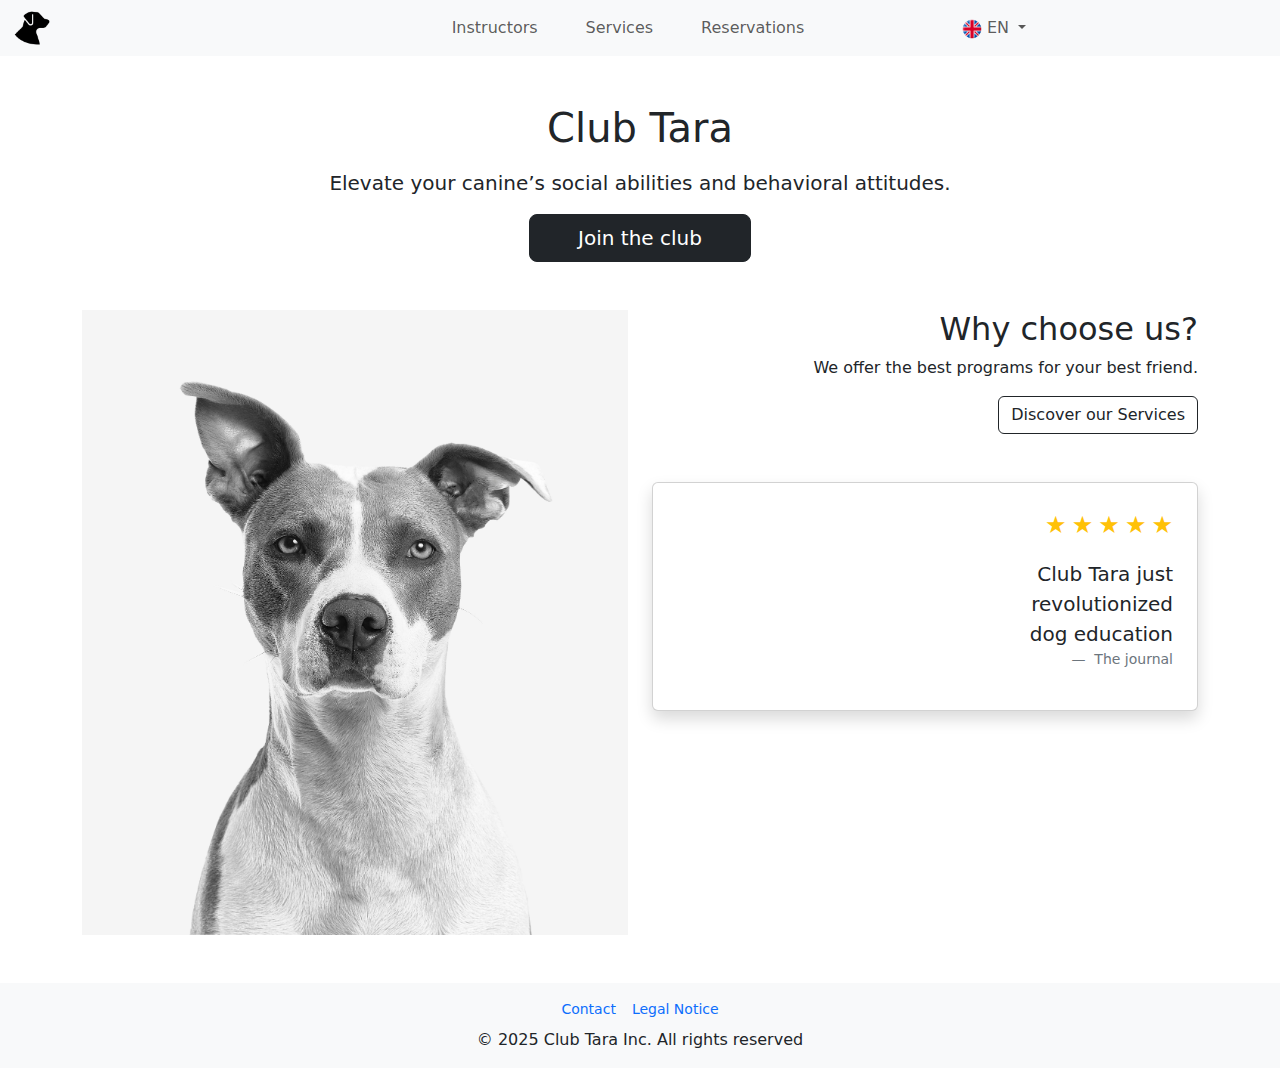
<file: index.html>
<!DOCTYPE html>
<html lang="en">
  <head>
    <meta charset="UTF-8" />
    <meta name="viewport" content="width=device-width, initial-scale=1.0" />
    <title>Club Tara - Home</title>
    <!-- Bootstrap CSS -->
    <link
      rel="stylesheet"
      href="https://cdn.jsdelivr.net/npm/bootstrap@5.3.0/dist/css/bootstrap.min.css"
    />
    <link rel="stylesheet" href="css/styles.css" />
  </head>
  <body>
    <!-- Navbar -->
    <nav class="navbar navbar-expand-lg navbar-light bg-light">
      <div class="container-fluid">
        <div class="row w-100 align-items-center">
          <!-- Logo Column -->
          <div class="col-3">
            <a class="navbar-brand" href="index.html">
              <img
                src="assets/dog.png"
                alt="Club Tara Logo"
                style="height: 40px;"
              />
            </a>
          </div>
          <!-- Navigation Links Column -->
          <div class="col-6">
            <button
              class="navbar-toggler"
              type="button"
              data-bs-toggle="collapse"
              data-bs-target="#navbarNav"
              aria-controls="navbarNav"
              aria-expanded="false"
              aria-label="Toggle navigation"
            >
              <span class="navbar-toggler-icon"></span>
            </button>
            <div
              class="collapse navbar-collapse justify-content-center"
              id="navbarNav"
            >
              <ul class="navbar-nav">
                <li class="nav-item px-3">
                  <a class="nav-link" href="team.html">Instructors</a>
                </li>
                <li class="nav-item px-3">
                  <a class="nav-link" href="services.html">Services</a>
                </li>
                <li class="nav-item px-3">
                  <a class="nav-link" href="reservations.html">Reservations</a>
                </li>
              </ul>
            </div>
          </div>
          <!-- Language Dropdown Column -->
          <div class="col-3 text-end">
            <ul class="navbar-nav">
              <li class="nav-item dropdown">
                <a
                  class="nav-link dropdown-toggle"
                  href="#"
                  id="languageDropdown"
                  role="button"
                  data-bs-toggle="dropdown"
                  aria-expanded="false"
                >
                  <img
                    src="assets/united-kingdom.png"
                    alt="EN"
                    style="width:20px; margin-right:5px;"
                  />EN
                </a>
                <ul
                  class="dropdown-menu dropdown-menu-end"
                  aria-labelledby="languageDropdown"
                >
                  <li>
                    <a class="dropdown-item" href="#">
                      <img
                        src="assets/united-kingdom.png"
                        alt="EN"
                        style="width:20px; margin-right:5px;"
                      />EN
                    </a>
                  </li>
                  <li>
                    <a class="dropdown-item" href="#">
                      <img
                        src="assets/france.png"
                        alt="FR"
                        style="width:20px; margin-right:5px;"
                      />FR
                    </a>
                  </li>
                </ul>
              </li>
            </ul>
          </div>
        </div>
      </div>
    </nav>

    <!-- Main content -->
    <main>
      <!-- Header Section -->
      <header class="container my-5">
        <div class="row">
          <div class="col-12 text-center">
            <h1 class="mb-3">Club Tara</h1>
            <p class="lead">
              Elevate your canine’s social abilities and behavioral attitudes.
            </p>
            <a href="reservations.html" class="btn btn-dark btn-lg px-5">
              Join the club
            </a>
          </div>
        </div>
      </header>

      <!-- Why Choose Us Section -->
      <section class="container my-5">
        <div class="row align-items-start">
          <!-- Left Column: Dog Image -->
          <div class="col-md-6">
            <img
              src="assets/pexels-gilberto-reyes-259461-825947.jpg"
              alt="Dog profile"
              class="img-fluid"
            />
          </div>
          <!-- Right Column: "Why choose us?" & Review -->
          <div class="col-md-6">
            <div class="text-end">
              <h2>Why choose us?</h2>
              <p>
                We offer the best
                programs for your best friend.
              </p>
              <a href="services.html" class="btn btn-outline-dark">
                Discover our Services
              </a>
            </div>
            <!-- Review Section -->
            <div class="card p-4 shadow mt-5">
              <!-- Star Rating -->
              <div class="mb-3 text-end">
                <span class="text-warning fs-4">&#9733;</span>
                <span class="text-warning fs-4">&#9733;</span>
                <span class="text-warning fs-4">&#9733;</span>
                <span class="text-warning fs-4">&#9733;</span>
                <span class="text-warning fs-4">&#9733;</span>
              </div>
              <!-- Review Text -->
              <blockquote class="blockquote mb-3 text-end">
                <p class="mb-0">
                  Club Tara just<br />
                  revolutionized<br />
                  dog education
                </p>
              </blockquote>
              <!-- Review Footer -->
              <footer class="blockquote-footer text-end">
                The journal
              </footer>
            </div>
          </div>
        </div>
      </section>
    </main>

    <!-- Footer -->
    <footer class="bg-light text-center p-3">
      <div class="container">
        <div class="d-flex justify-content-center gap-12 mb-2">
          <a href="contact.html" class="text-decoration-none mx-2 small"
            >Contact</a
          >
          <a href="legal.html" class="text-decoration-none mx-2 small"
            >Legal Notice</a
          >
        </div>
        <p class="m-0">© 2025 Club Tara Inc. All rights reserved</p>
      </div>
    </footer>

    <!-- Bootstrap JS -->
    <script src="https://cdn.jsdelivr.net/npm/bootstrap@5.3.0/dist/js/bootstrap.bundle.min.js"></script>
  </body>
</html>
</file>
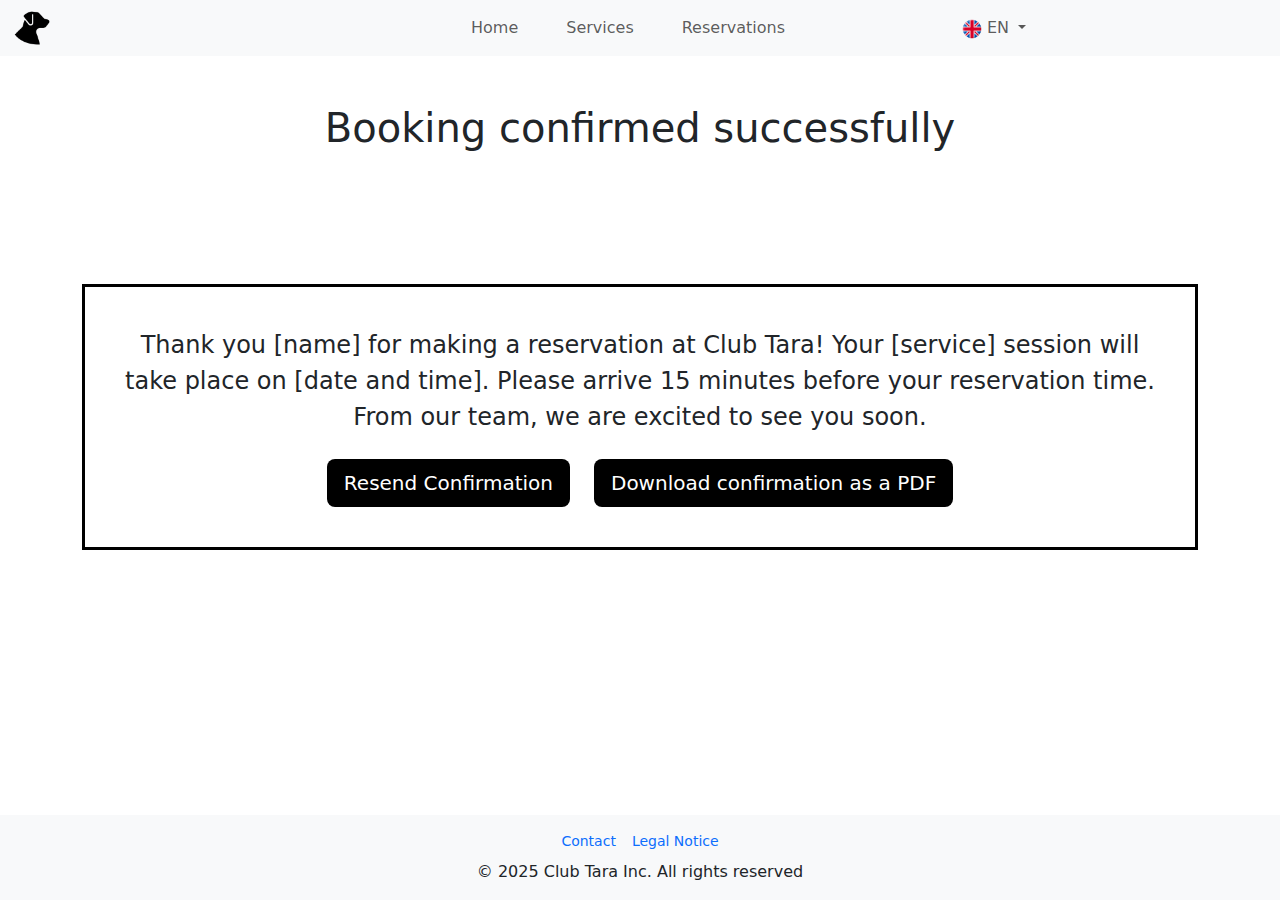
<file: confirmation.html>
<!DOCTYPE html>
<html lang="en">
  <head>
    <meta charset="UTF-8" />
    <meta name="viewport" content="width=device-width, initial-scale=1.0" />
    <title>Confirmation - Club Tara</title>
    <!-- Bootstrap CSS -->
    <link
      rel="stylesheet"
      href="https://cdn.jsdelivr.net/npm/bootstrap@5.3.0/dist/css/bootstrap.min.css"
    />
    <link rel="stylesheet" href="css/styles.css" />
    <style>
      /* Big black outline container styling */
      #confirmationOutline {
        border: 3px solid black;
        padding: 40px;
        margin: 20px 0;
      }
      .custom-btn {
        background-color: #000 !important;
        color: #fff !important;
      }
    </style>
  </head>
  <body>
    <!-- Navbar -->
    <nav class="navbar navbar-expand-lg navbar-light bg-light">
      <div class="container-fluid">
        <div class="row w-100 align-items-center">
          <!-- Logo Column -->
          <div class="col-3">
            <a class="navbar-brand" href="index.html">
              <img src="assets/dog.png" alt="Club Tara Logo" style="height: 40px;" />
            </a>
          </div>
          <!-- Navigation Links Column -->
          <div class="col-6">
            <button
              class="navbar-toggler"
              type="button"
              data-bs-toggle="collapse"
              data-bs-target="#navbarNav"
              aria-controls="navbarNav"
              aria-expanded="false"
              aria-label="Toggle navigation"
            >
              <span class="navbar-toggler-icon"></span>
            </button>
            <div class="collapse navbar-collapse justify-content-center" id="navbarNav">
              <ul class="navbar-nav">
                <li class="nav-item px-3">
                  <a class="nav-link" href="index.html">Home</a>
                </li>
                <li class="nav-item px-3">
                  <a class="nav-link" href="services.html">Services</a>
                </li>
                <li class="nav-item px-3">
                  <a class="nav-link" href="reservations.html">Reservations</a>
                </li>
              </ul>
            </div>
          </div>
          <!-- Language Dropdown Column -->
          <div class="col-3 text-end">
            <ul class="navbar-nav">
              <li class="nav-item dropdown">
                <a
                  class="nav-link dropdown-toggle"
                  href="#"
                  id="languageDropdown"
                  role="button"
                  data-bs-toggle="dropdown"
                  aria-expanded="false"
                >
                  <img src="assets/united-kingdom.png" alt="EN" style="width:20px; margin-right:5px;" />EN
                </a>
                <ul class="dropdown-menu dropdown-menu-end" aria-labelledby="languageDropdown">
                  <li>
                    <a class="dropdown-item" href="#">
                      <img src="assets/united-kingdom.png" alt="EN" style="width:20px; margin-right:5px;" />EN
                    </a>
                  </li>
                  <li>
                    <a class="dropdown-item" href="#">
                      <img src="assets/france.png" alt="FR" style="width:20px; margin-right:5px;" />FR
                    </a>
                  </li>
                </ul>
              </li>
            </ul>
          </div>
        </div>
      </div>
    </nav>

    <!-- Header -->
    <header class="container my-5">
      <div class="row">
        <div class="col-12 text-center">
          <h1 class="mb-3">Booking confirmed successfully</h1>
        </div>
      </div>
    </header>

    <!-- Main Content -->
    <main class="container my-5">
      <!-- The alert will appear here on page load if needed -->
      <div id="confirmationOutline">
        <p class="fs-4 text-center">
            Thank you [name] for making a reservation at Club Tara! 
            Your [service] session will take place on [date and time]. 
            Please arrive 15 minutes before your reservation time. 
            From our team, we are excited to see you soon.
        </p>
        <div class="d-flex justify-content-center gap-4 mt-4">
          <button id="resendBtn" class="btn btn-lg custom-btn">
            Resend Confirmation
          </button>
          <button id="homeBtn" class="btn btn-lg custom-btn" onclick="window.location.href='index.html'">
            Download confirmation as a PDF
          </button>
        </div>
      </div>
    </main>

    <!-- Footer -->
    <footer class="bg-light text-center p-3">
      <div class="container">
        <div class="d-flex justify-content-center gap-12 mb-2">
          <a href="contact.html" class="text-decoration-none mx-2 small">Contact</a>
          <a href="legal.html" class="text-decoration-none mx-2 small">Legal Notice</a>
        </div>
        <p class="m-0">© 2025 Club Tara Inc. All rights reserved</p>
      </div>
    </footer>

    <!-- Bootstrap JS -->
    <script src="https://cdn.jsdelivr.net/npm/bootstrap@5.3.0/dist/js/bootstrap.bundle.min.js"></script>
    <!-- External JS file -->
    <script src="js\script.js"></script>
  </body>
</html>
</file>
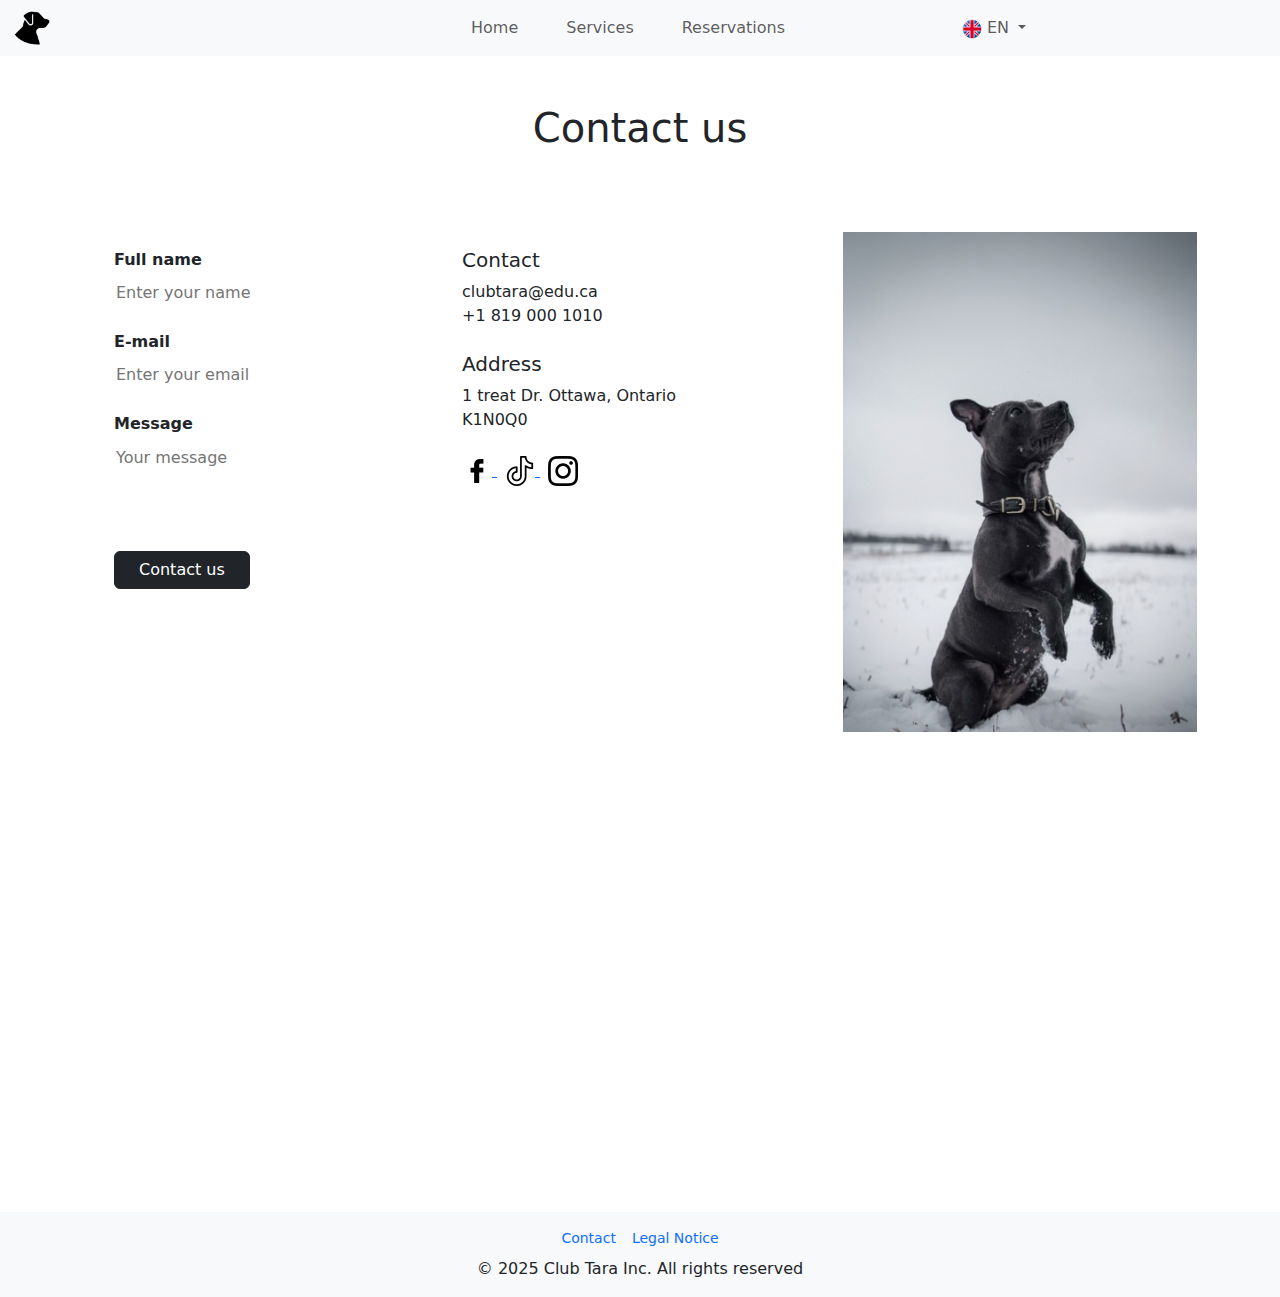
<file: contact.html>
<!DOCTYPE html>
<html lang="en">
  <head>
    <meta charset="UTF-8" />
    <meta name="viewport" content="width=device-width, initial-scale=1.0"/>
    <title>Contact - Club Tara</title>
    <!-- Bootstrap CSS -->
    <link
      rel="stylesheet"
      href="https://cdn.jsdelivr.net/npm/bootstrap@5.3.0/dist/css/bootstrap.min.css"
    />
    <link rel="stylesheet" href="css/styles.css" />

    <style>
      .contact-container {
        margin-bottom: 4rem;
      }
      .dog-image-container {
        margin-top: 1rem;
        margin-bottom: 1rem;
      }
      .underline-input {
        border: none;
        outline: none;
        width: 100%;
      }
      .underline-div {
        margin-bottom: 1.5rem;
      }
      .contact-box {
        height: 100%;
        padding: 2rem;
        box-sizing: border-box;
      }
    </style>
  </head>

  <body>
    <!-- Navbar  -->
    <nav class="navbar navbar-expand-lg navbar-light bg-light">
      <div class="container-fluid">
        <div class="row w-100 align-items-center">
          <!-- Logo Column -->
          <div class="col-3">
            <a class="navbar-brand" href="index.html">
              <img src="assets/dog.png" alt="Club Tara Logo" style="height: 40px;" />
            </a>
          </div>
          <!-- Navigation Links Column -->
          <div class="col-6">
            <button
              class="navbar-toggler"
              type="button"
              data-bs-toggle="collapse"
              data-bs-target="#navbarNav"
              aria-controls="navbarNav"
              aria-expanded="false"
              aria-label="Toggle navigation"
            >
              <span class="navbar-toggler-icon"></span>
            </button>
            <div class="collapse navbar-collapse justify-content-center" id="navbarNav">
              <ul class="navbar-nav">
                <li class="nav-item px-3">
                  <a class="nav-link" href="index.html">Home</a>
                </li>
                <li class="nav-item px-3">
                  <a class="nav-link" href="services.html">Services</a>
                </li>
                <li class="nav-item px-3">
                  <a class="nav-link" href="reservations.html">Reservations</a>
                </li>
              </ul>
            </div>
          </div>
          <!-- Language Dropdown Column -->
          <div class="col-3 text-end">
            <ul class="navbar-nav">
              <li class="nav-item dropdown">
                <a
                  class="nav-link dropdown-toggle"
                  href="#"
                  id="languageDropdown"
                  role="button"
                  data-bs-toggle="dropdown"
                  aria-expanded="false"
                >
                  <img src="assets/united-kingdom.png" alt="EN" style="width:20px; margin-right:5px;" />EN
                </a>
                <ul class="dropdown-menu dropdown-menu-end" aria-labelledby="languageDropdown">
                  <li>
                    <a class="dropdown-item" href="#">
                      <img src="assets/united-kingdom.png" alt="EN" style="width:20px; margin-right:5px;" />EN
                    </a>
                  </li>
                  <li>
                    <a class="dropdown-item" href="#">
                      <img src="assets/france.png" alt="FR" style="width:20px; margin-right:5px;" />FR
                    </a>
                  </li>
                </ul>
              </li>
            </ul>
          </div>
        </div>
      </div>
    </nav>

    <!-- Header -->
    <header class="container my-5">
      <div class="row">
        <div class="col-12 text-center">
          <h1 class="mb-3">Contact us</h1>
        </div>
      </div>
    </header>

    <!-- Main Content -->
    <main class="container contact-container">
      <div class="row min-vh-100">
        <!-- Left 2/3 for the contact form -->
        <div class="col-md-8">
          <div class="contact-box">
            <div class="row">
              <!-- Form Fields on the left side -->
              <div class="col-md-6">
                <!-- Full name -->
                <label for="fullName" class="form-label fw-bold">Full name</label>
                <div class="underline-div">
                  <input
                    type="text"
                    id="fullName"
                    class="underline-input"
                    placeholder="Enter your name"
                  />
                </div>

                <!-- E-mail -->
                <label for="email" class="form-label fw-bold">E-mail</label>
                <div class="underline-div">
                  <input
                    type="email"
                    id="email"
                    class="underline-input"
                    placeholder="Enter your email"
                  />
                </div>

                <!-- Message -->
                <label for="message" class="form-label fw-bold">Message</label>
                <div class="underline-div">
                  <textarea
                    id="message"
                    class="underline-input"
                    rows="3"
                    placeholder="Your message"
                    style="resize: none;"
                  ></textarea>
                </div>

                <!-- Submit button -->
                <button class="btn btn-dark px-4" type="button">Contact us</button>
              </div>

              <!-- Contact info & social media -->
              <div class="col-md-6">
                <!-- Contact Info Box -->
                <div class="mb-4">
                  <h5>Contact</h5>
                  <p class="mb-0">clubtara@edu.ca</p>
                  <p class="mb-0">+1 819 000 1010</p>
                </div>

                <!-- Address Info Box -->
                <div class="mb-4">
                  <h5>Address</h5>
                  <p class="mb-0">1 treat Dr. Ottawa, Ontario</p>
                  <p class="mb-0">K1N0Q0</p>
                </div>

                <!-- Social Media Icons -->
                <div>
                  <a href="#" class="me-2">
                    <img
                      src="assets/facebook-logo.png"
                      alt="Facebook"
                      style="width: 30px;"
                    />
                  </a>
                  <a href="#" class="me-2">
                    <img
                      src="assets/tiktok-logo.png"
                      alt="Tiktok"
                      style="width: 30px;"
                    />
                  </a>
                  <a href="#">
                    <img
                      src="assets/instagram-logo.png"
                      alt="Instagram"
                      style="width: 30px;"
                    />
                  </a>
                </div>
              </div>
            </div>
          </div>
        </div>

        <!-- Right 1/3 for the dog image -->
        <div class="col-md-4 dog-image-container d-flex align-items-top justify-content-center min-vh-100">
          <img
            src="assets/dog-contact.png"
            alt="Dog"
            class="img-fluid"
            style="max-height: 500px;"
          />
        </div>
      </div>
    </main>

    <!-- Footer -->
    <footer class="bg-light text-center p-3">
      <div class="container">
        <div class="d-flex justify-content-center gap-12 mb-2">
          <a href="contact.html" class="text-decoration-none mx-2 small">Contact</a>
          <a href="legal.html" class="text-decoration-none mx-2 small">Legal Notice</a>
        </div>
        <p class="m-0">© 2025 Club Tara Inc. All rights reserved</p>
      </div>
    </footer>

    <!-- Bootstrap JS -->
    <script src="https://cdn.jsdelivr.net/npm/bootstrap@5.3.0/dist/js/bootstrap.bundle.min.js"></script>
  </body>
</html>
</file>
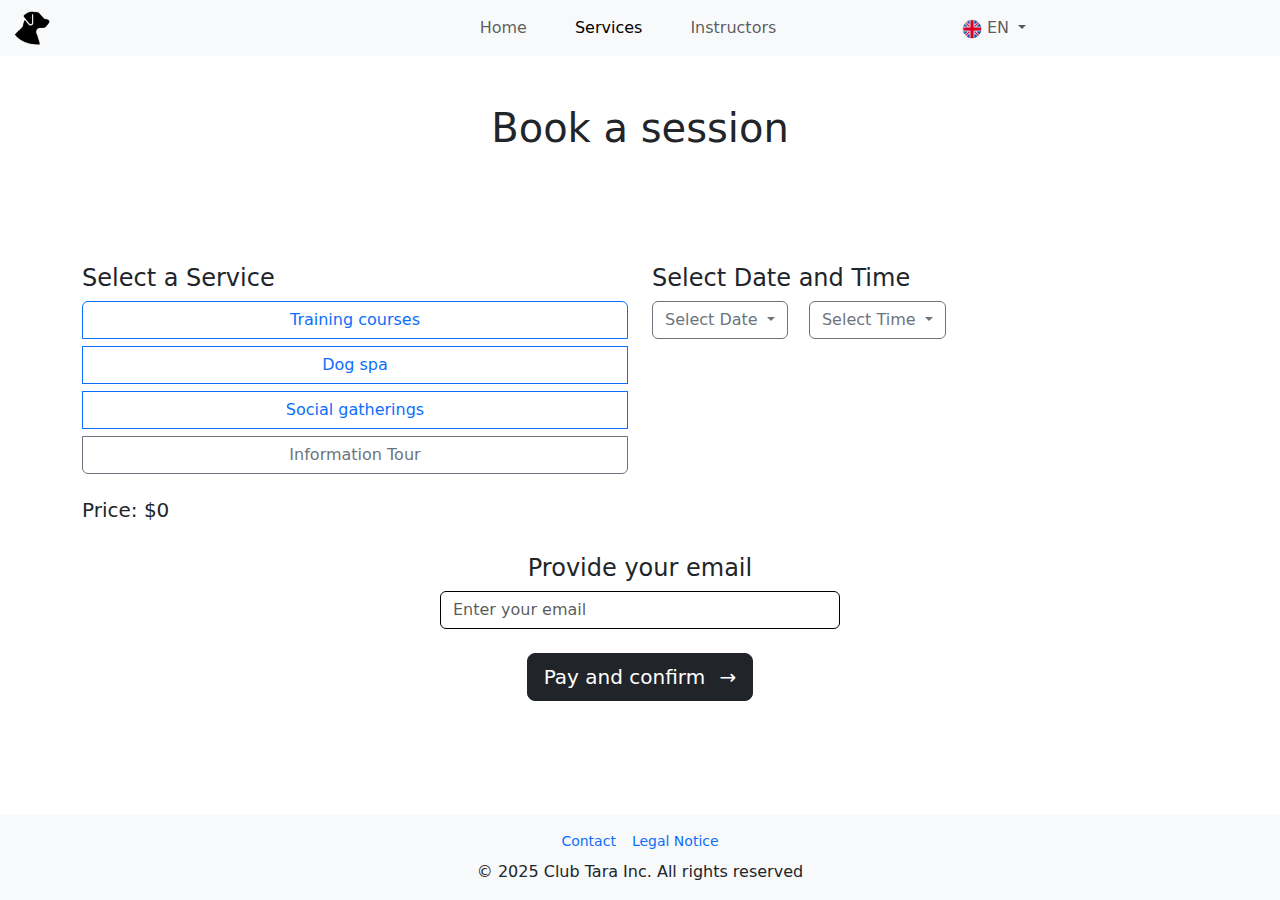
<file: reservations.html>
<!DOCTYPE html>
<html lang="en">
  <head>
    <meta charset="UTF-8" />
    <meta name="viewport" content="width=device-width, initial-scale=1.0" />
    <title>Club Tara - Reservations</title>
    <!-- Bootstrap CSS -->
    <link
      rel="stylesheet"
      href="https://cdn.jsdelivr.net/npm/bootstrap@5.3.0/dist/css/bootstrap.min.css"
    />
    <link rel="stylesheet" href="css/styles.css" />
  </head>
  <body>
    <!-- Navbar  -->
    <nav class="navbar navbar-expand-lg navbar-light bg-light">
      <div class="container-fluid">
        <div class="row w-100 align-items-center">
          <!-- Logo Column -->
          <div class="col-3">
            <a class="navbar-brand" href="index.html">
              <img src="assets/dog.png" alt="Club Tara Logo" style="height: 40px;" />
            </a>
          </div>
          <!-- Navigation Links Column -->
          <div class="col-6">
            <button
              class="navbar-toggler"
              type="button"
              data-bs-toggle="collapse"
              data-bs-target="#navbarNav"
              aria-controls="navbarNav"
              aria-expanded="false"
              aria-label="Toggle navigation"
            >
              <span class="navbar-toggler-icon"></span>
            </button>
            <div class="collapse navbar-collapse justify-content-center" id="navbarNav">
              <ul class="navbar-nav">
                <li class="nav-item px-3">
                  <a class="nav-link" href="index.html">Home</a>
                </li>
                <li class="nav-item px-3">
                  <a class="nav-link active" href="services.html">Services</a>
                </li>
                <li class="nav-item px-3">
                  <a class="nav-link" href="team.html">Instructors</a>
                </li>
              </ul>
            </div>
          </div>
          <!-- Language Dropdown Column -->
          <div class="col-3 text-end">
            <ul class="navbar-nav">
              <li class="nav-item dropdown">
                <a
                  class="nav-link dropdown-toggle"
                  href="#"
                  id="languageDropdown"
                  role="button"
                  data-bs-toggle="dropdown"
                  aria-expanded="false"
                >
                  <img src="assets/united-kingdom.png" alt="EN" style="width:20px; margin-right:5px;" />EN
                </a>
                <ul class="dropdown-menu dropdown-menu-end" aria-labelledby="languageDropdown">
                  <li>
                    <a class="dropdown-item" href="#">
                      <img src="assets/united-kingdom.png" alt="EN" style="width:20px; margin-right:5px;" />EN
                    </a>
                  </li>
                  <li>
                    <a class="dropdown-item" href="#">
                      <img src="assets/france.png" alt="FR" style="width:20px; margin-right:5px;" />FR
                    </a>
                  </li>
                </ul>
              </li>
            </ul>
          </div>
        </div>
      </div>
    </nav>

    <!-- Header Section -->
    <header class="container my-5">
      <div class="row">
        <div class="col-12 text-center">
          <h1 class="mb-3">Book a session</h1>
        </div>
      </div>
    </header>

    <!-- Reservations Section -->
<main>
    <section class="container my-5">
      <div class="row">
        <!--Service Selection -->
        <div class="col-md-6">
          <h4>Select a Service</h4>
          <div class="btn-group-vertical w-100" role="group" aria-label="Service selection">
            <button type="button" class="btn btn-outline-primary mb-2 service-btn" data-price="$89" onclick="updatePrice(this)">Training courses</button>
            <button type="button" class="btn btn-outline-primary mb-2 service-btn" data-price="$89" onclick="updatePrice(this)">Dog spa</button>
            <button type="button" class="btn btn-outline-primary mb-2 service-btn" data-price="$49" onclick="updatePrice(this)">Social gatherings</button>
            <button type="button" class="btn btn-outline-secondary mb-2 service-btn" data-price="$0" onclick="updatePrice(this)">Information Tour</button>
          </div>
          <div class="mt-3">
            <h5>Price: <span id="priceDisplay">$0</span></h5>
          </div>
        </div>
        <!-- Right Column: Date & Time Selection -->
        <div class="col-md-6">
          <h4>Select Date and Time</h4>
          <div class="mb-3">
            <!-- Date Dropdown -->
            <div class="dropdown d-inline me-3">
              <button class="btn btn-outline-secondary dropdown-toggle" type="button" id="dateDropdown" data-bs-toggle="dropdown" aria-expanded="false">
                Select Date
              </button>
              <ul class="dropdown-menu" aria-labelledby="dateDropdown" id="dateDropdownMenu">
                <li><a class="dropdown-item" href="#">February 16</a></li>
                <li><a class="dropdown-item" href="#">February 17</a></li>
                <li><a class="dropdown-item" href="#">February 18</a></li>
                <li><a class="dropdown-item" href="#">February 19</a></li>
                <li><a class="dropdown-item" href="#">February 20</a></li>
                <li><a class="dropdown-item" href="#">February 21</a></li>
                <li><a class="dropdown-item" href="#">February 22</a></li>
                <li><a class="dropdown-item" href="#">February 23</a></li>
              </ul>
            </div>
            <!-- Time Dropdown -->
            <div class="dropdown d-inline">
              <button class="btn btn-outline-secondary dropdown-toggle" type="button" id="timeDropdown" data-bs-toggle="dropdown" aria-expanded="false">
                Select Time
              </button>
              <ul class="dropdown-menu" aria-labelledby="timeDropdown">
                <li><a class="dropdown-item" href="#">9:00 AM</a></li>
                <li><a class="dropdown-item" href="#">10:00 AM</a></li>
                <li><a class="dropdown-item" href="#">11:00 AM</a></li>
                <li><a class="dropdown-item" href="#">12:00 PM</a></li>
                <li><a class="dropdown-item" href="#">1:00 PM</a></li>
                <li><a class="dropdown-item" href="#">2:00 PM</a></li>
                <li><a class="dropdown-item" href="#">3:00 PM</a></li>
                <li><a class="dropdown-item" href="#">4:00 PM</a></li>
              </ul>
            </div>
          </div>
        </div>
      </div>
      <!-- Email Input Section -->
      <div class="row mt-4">
        <div class="col-12 text-center">
          <h4>Provide your email</h4>
          <input type="email" class="form-control mx-auto" style="max-width: 400px; border: 1px solid black;" placeholder="Enter your email" />
        </div>
      </div>
      <!-- Proceed to Payment Button -->
      <div class="row mt-4">
        <div class="col-12 text-center">
            <a href="confirmation.html" class="btn btn-dark btn-lg">
                Pay and confirm <span class="ms-2">&#8594;</span>
            </a>
        </div>
      </div>
    </section>
  </main>

    <!-- Footer -->
    <footer class="bg-light text-center p-3">
      <div class="container">
        <div class="d-flex justify-content-center gap-12 mb-2">
          <a href="contact.html" class="text-decoration-none mx-2 small">Contact</a>
          <a href="legal.html" class="text-decoration-none mx-2 small">Legal Notice</a>
        </div>
        <p class="m-0">© 2025 Club Tara Inc. All rights reserved</p>
      </div>
    </footer>

    <!-- Bootstrap JS -->
    <script src="https://cdn.jsdelivr.net/npm/bootstrap@5.3.0/dist/js/bootstrap.bundle.min.js"></script>
    <script src="js/script.js"></script>
  </body>
</html>
</file>
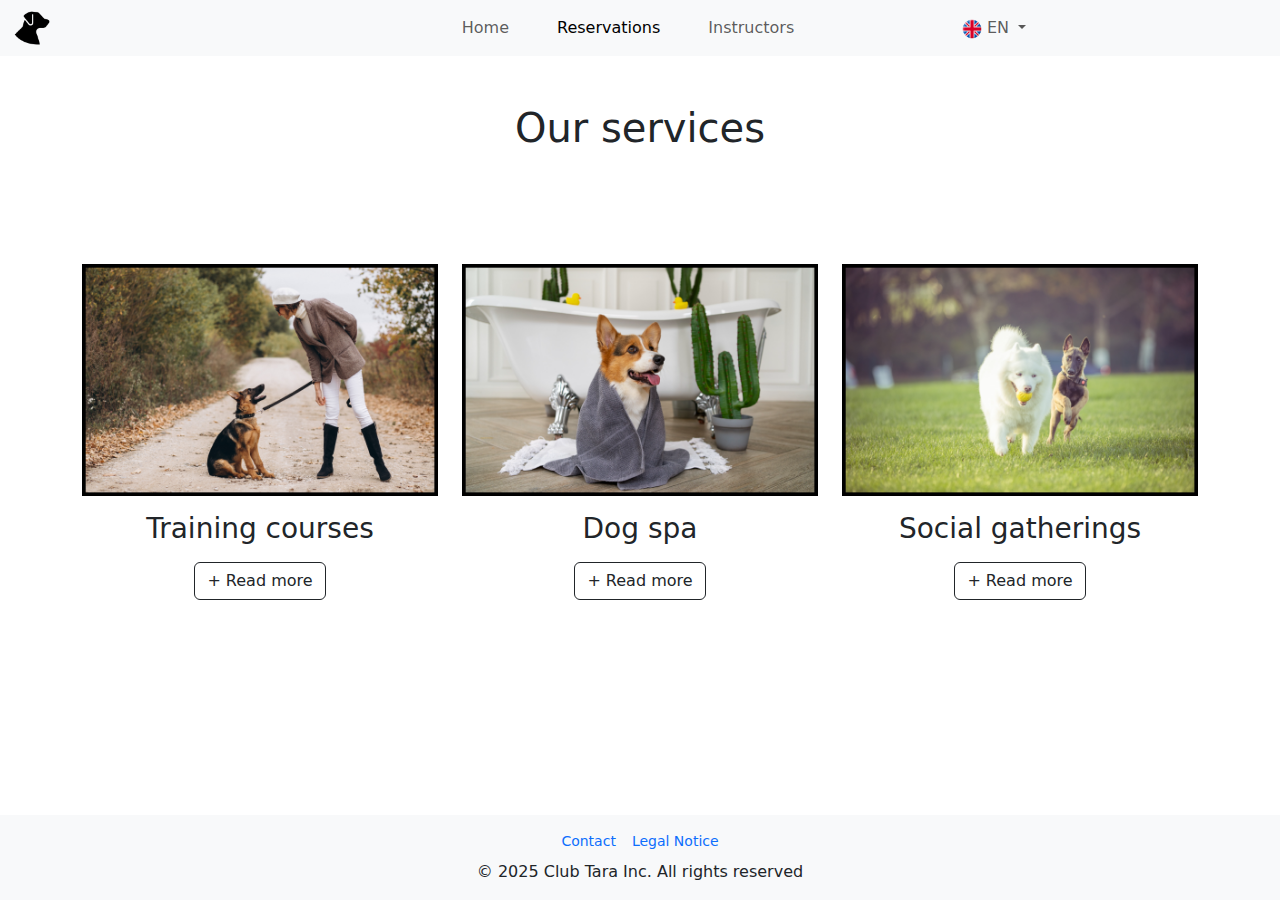
<file: services.html>
<!DOCTYPE html>
<html lang="en">
  <head>
    <meta charset="UTF-8" />
    <meta name="viewport" content="width=device-width, initial-scale=1.0" />
    <title>Club Tara - Services</title>
    <!-- Bootstrap CSS -->
    <link
      rel="stylesheet"
      href="https://cdn.jsdelivr.net/npm/bootstrap@5.3.0/dist/css/bootstrap.min.css"
    />
    <link rel="stylesheet" href="css/styles.css" />
  </head>
  <body>
    <!-- Navbar -->
    <nav class="navbar navbar-expand-lg navbar-light bg-light">
      <div class="container-fluid">
        <div class="row w-100 align-items-center">
          <!-- Logo Column -->
          <div class="col-3">
            <a class="navbar-brand" href="index.html">
              <img src="assets/dog.png" alt="Club Tara Logo" style="height: 40px;" />
            </a>
          </div>
          <!-- Navigation Links Column -->
          <div class="col-6">
            <button
              class="navbar-toggler"
              type="button"
              data-bs-toggle="collapse"
              data-bs-target="#navbarNav"
              aria-controls="navbarNav"
              aria-expanded="false"
              aria-label="Toggle navigation"
            >
              <span class="navbar-toggler-icon"></span>
            </button>
            <div class="collapse navbar-collapse justify-content-center" id="navbarNav">
              <ul class="navbar-nav">
                <li class="nav-item px-3">
                  <a class="nav-link" href="index.html">Home</a>
                </li>
                <li class="nav-item px-3">
                  <a class="nav-link active" href="reservations.html">Reservations</a>
                </li>
                <li class="nav-item px-3">
                  <a class="nav-link" href="team.html">Instructors</a>
                </li>
              </ul>
            </div>
          </div>
          <!-- Language Dropdown Column -->
          <div class="col-3 text-end">
            <ul class="navbar-nav">
              <li class="nav-item dropdown">
                <a
                  class="nav-link dropdown-toggle"
                  href="#"
                  id="languageDropdown"
                  role="button"
                  data-bs-toggle="dropdown"
                  aria-expanded="false"
                >
                  <img src="assets/united-kingdom.png" alt="EN" style="width:20px; margin-right:5px;" />EN
                </a>
                <ul class="dropdown-menu dropdown-menu-end" aria-labelledby="languageDropdown">
                  <li>
                    <a class="dropdown-item" href="#">
                      <img src="assets/united-kingdom.png" alt="EN" style="width:20px; margin-right:5px;" />EN
                    </a>
                  </li>
                  <li>
                    <a class="dropdown-item" href="#">
                      <img src="assets/france.png" alt="FR" style="width:20px; margin-right:5px;" />FR
                    </a>
                  </li>
                </ul>
              </li>
            </ul>
          </div>
        </div>
      </div>
    </nav>

    <!-- Header Section -->
    <header class="container my-5">
      <div class="row">
        <div class="col-12 text-center">
          <h1 class="mb-3">Our services</h1>
        </div>
      </div>
    </header>

    <!-- Services Section -->
    <main>
      <section class="container my-5">
        <div class="row g-4">
          <!-- Service Card 1 -->
          <div class="col-md-4 text-center">
            <img src="assets\dog-training.png" alt="Service 1" class="img-fluid" />
            <h3 class="mt-3">Training courses</h3>
            <button
              class="btn btn-outline-dark mt-2"
              type="button"
              data-bs-toggle="collapse"
              data-bs-target="#service1Desc"
              aria-expanded="false"
              aria-controls="service1Desc"
            >
              + Read more
            </button>
            <div class="collapse mt-2" id="service1Desc">
              <div class="card card-body">
                Our courses are carefully designed for all kinds of dogs, whether it they are big, small, calm or spirited. We offer 5 different training sessions: Learning to walk in a leash, Tricks and manners, Bathroom training, Defense training and Noise control. 
                <br><br>Starting at $89 for group sessions and $149 for individual sessions.
              </div>
            </div>
          </div>
          <!-- Service Card 2 -->
          <div class="col-md-4 text-center">
            <img src="assets\dog-spa.png" alt="Service 2" class="img-fluid" />
            <h3 class="mt-3">Dog spa</h3>
            <button
              class="btn btn-outline-dark mt-2"
              type="button"
              data-bs-toggle="collapse"
              data-bs-target="#service2Desc"
              aria-expanded="false"
              aria-controls="service2Desc"
            >
              + Read more
            </button>
            <div class="collapse mt-2" id="service2Desc">
              <div class="card card-body">
                The dog spa at club tara is equiped with some of the best amenities so your dog can be cleaned, groomed and also enjoy a relaxing time at our warm baths as well as paw massages. Our spa therapists have the best training and are well prepared to handle even the messiest of situations!
                <br><br>Starting at $89 for grooming sessions and $149 for spa sessions.
              </div>
            </div>
          </div>
          <!-- Service Card 3 -->
          <div class="col-md-4 text-center">
            <img src="assets\dog-playtime.png" alt="Service 3" class="img-fluid" />
            <h3 class="mt-3">Social gatherings</h3>
            <button
              class="btn btn-outline-dark mt-2"
              type="button"
              data-bs-toggle="collapse"
              data-bs-target="#service3Desc"
              aria-expanded="false"
              aria-controls="service3Desc"
            >
              + Read more
            </button>
            <div class="collapse mt-2" id="service3Desc">
              <div class="card card-body">
                We know that it is important for our furry friends to play and enjoy the company of other dogs, that's why we offer the best playground, toys and open fields for your dog to have the best day of its life. Our dog carers also monitor the situation at all times and are ready to intervene if things get barky! 
                <br><br>Starting at $49 for two hours at the facilities.
              </div>
            </div>
          </div>
        </div>
      </section>
    </main>

    <!-- Footer -->
    <footer class="bg-light text-center p-3">
      <div class="container">
        <div class="d-flex justify-content-center gap-12 mb-2">
          <a href="contact.html" class="text-decoration-none mx-2 small">Contact</a>
          <a href="legal.html" class="text-decoration-none mx-2 small">Legal Notice</a>
        </div>
        <p class="m-0">© 2025 Club Tara Inc. All rights reserved</p>
      </div>
    </footer>

    <!-- Bootstrap JS -->
    <script src="https://cdn.jsdelivr.net/npm/bootstrap@5.3.0/dist/js/bootstrap.bundle.min.js"></script>
  </body>
</html>
</file>
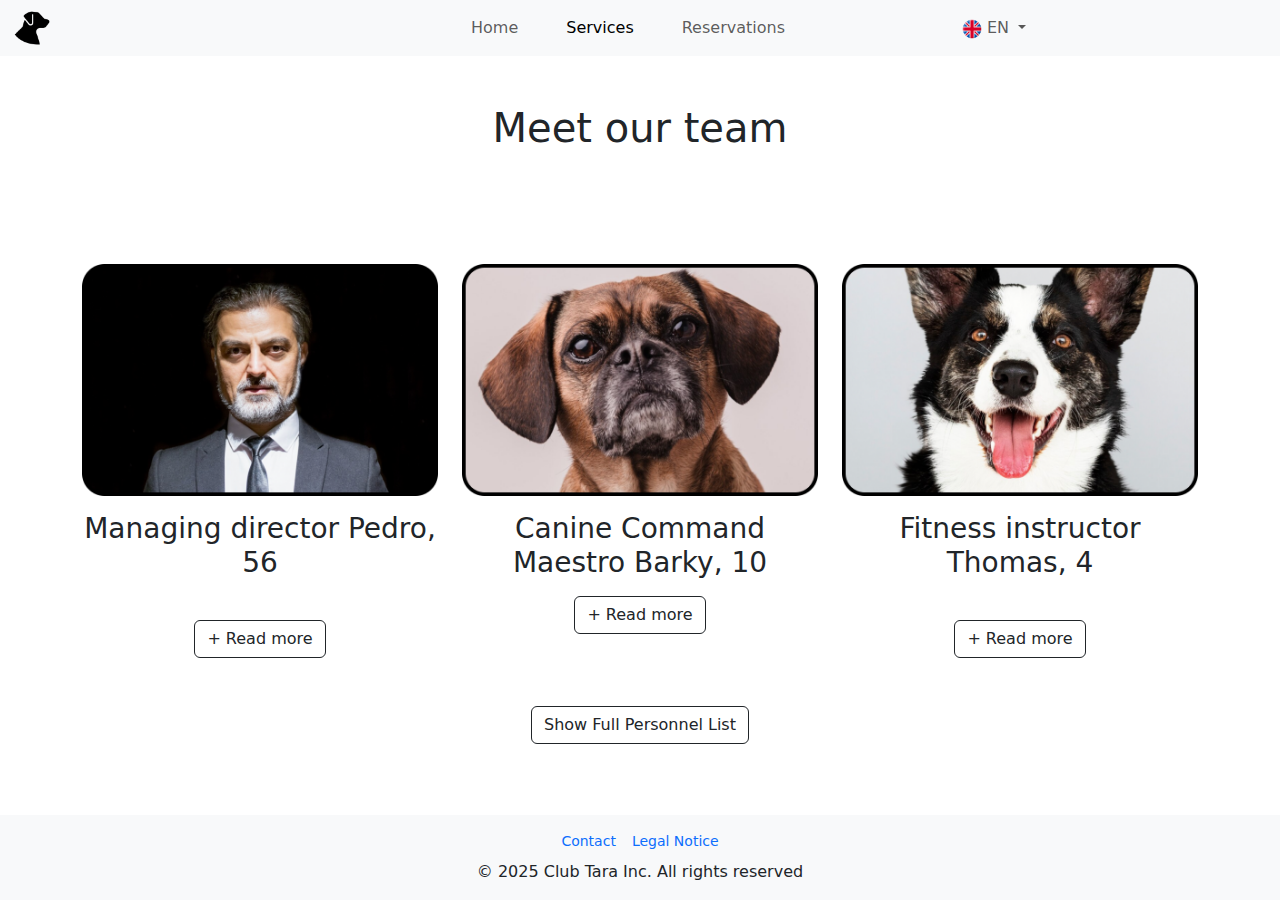
<file: team.html>
<!DOCTYPE html>
<html lang="en">
  <head>
    <meta charset="UTF-8" />
    <meta name="viewport" content="width=device-width, initial-scale=1.0" />
    <title>Club Tara - Instructors</title>
    <!-- Bootstrap CSS -->
    <link
      rel="stylesheet"
      href="https://cdn.jsdelivr.net/npm/bootstrap@5.3.0/dist/css/bootstrap.min.css"
    />
    <link rel="stylesheet" href="css/styles.css" />
  </head>
  <body>
    <!-- Navbar  -->
    <nav class="navbar navbar-expand-lg navbar-light bg-light">
      <div class="container-fluid">
        <div class="row w-100 align-items-center">
          <!-- Logo Column -->
          <div class="col-3">
            <a class="navbar-brand" href="index.html">
              <img src="assets/dog.png" alt="Club Tara Logo" style="height: 40px;" />
            </a>
          </div>
          <!-- Navigation Links Column -->
          <div class="col-6">
            <button
              class="navbar-toggler"
              type="button"
              data-bs-toggle="collapse"
              data-bs-target="#navbarNav"
              aria-controls="navbarNav"
              aria-expanded="false"
              aria-label="Toggle navigation"
            >
              <span class="navbar-toggler-icon"></span>
            </button>
            <div class="collapse navbar-collapse justify-content-center" id="navbarNav">
              <ul class="navbar-nav">
                <li class="nav-item px-3">
                  <a class="nav-link" href="index.html">Home</a>
                </li>
                <li class="nav-item px-3">
                  <a class="nav-link active" href="services.html">Services</a>
                </li>
                <li class="nav-item px-3">
                  <a class="nav-link" href="reservations.html">Reservations</a>
                </li>
              </ul>
            </div>
          </div>
          <!-- Language Dropdown Column -->
          <div class="col-3 text-end">
            <ul class="navbar-nav">
              <li class="nav-item dropdown">
                <a
                  class="nav-link dropdown-toggle"
                  href="#"
                  id="languageDropdown"
                  role="button"
                  data-bs-toggle="dropdown"
                  aria-expanded="false"
                >
                  <img src="assets/united-kingdom.png" alt="EN" style="width:20px; margin-right:5px;" />EN
                </a>
                <ul class="dropdown-menu dropdown-menu-end" aria-labelledby="languageDropdown">
                  <li>
                    <a class="dropdown-item" href="#">
                      <img src="assets/united-kingdom.png" alt="EN" style="width:20px; margin-right:5px;" />EN
                    </a>
                  </li>
                  <li>
                    <a class="dropdown-item" href="#">
                      <img src="assets/france.png" alt="FR" style="width:20px; margin-right:5px;" />FR
                    </a>
                  </li>
                </ul>
              </li>
            </ul>
          </div>
        </div>
      </div>
    </nav>

    <!-- Header Section -->
    <header class="container my-5">
      <div class="row">
        <div class="col-12 text-center">
          <h1 class="mb-3">Meet our team</h1>
        </div>
      </div>
    </header>

    <!-- Services Section -->
    <main>
      <section class="container my-5">
        <div class="row g-4">
          <!-- Pedro Card -->
          <div class="col-md-4 text-center">
            <img src="assets\pedro.png" alt="Service 1" class="img-fluid" />
            <h3 class="mt-3">Managing director
                Pedro, 56</h3>
            <br>
            <button
              class="btn btn-outline-dark mt-2"
              type="button"
              data-bs-toggle="collapse"
              data-bs-target="#service1Desc"
              aria-expanded="false"
              aria-controls="service1Desc"
            >
              + Read more
            </button>
            <div class="collapse mt-2" id="service1Desc">
              <div class="card card-body">
                Over 100 dogs have been under Pedro´s care 
                in the 20+ years that he has been in the canine industry. 
                His passion has always been to give dog owners the best 
                care for their best friends and provide an space for city 
                dogs to enjoy the vast space of the Club Tara complex.
              </div>
            </div>
          </div>
          <!-- Barky Card  -->
          <div class="col-md-4 text-center">
            <img src="assets\barky.png" alt="Service 2" class="img-fluid" />
            <h3 class="mt-3">Canine Command Maestro
                Barky, 10</h3>
            <button
              class="btn btn-outline-dark mt-2"
              type="button"
              data-bs-toggle="collapse"
              data-bs-target="#service2Desc"
              aria-expanded="false"
              aria-controls="service2Desc"
            >
              + Read more
            </button>
            <div class="collapse mt-2" id="service2Desc">
              <div class="card card-body">
                Barky was adopted by our director 
                Pedro over 8 years ago when 
                Club Tara was just a local academy. 
                He knows and extensive set of tricks 
                and wil teach your dog to become an
                 educated and impressive companion 
              </div>
            </div>
          </div>
          <!--  Thomas Card -->
          <div class="col-md-4 text-center">
            <img src="assets\thomas.png" alt="Service 3" class="img-fluid" />
            <h3 class="mt-3">Fitness instructor
                Thomas, 4</h3>
            <br>
            <button
              class="btn btn-outline-dark mt-2"
              type="button"
              data-bs-toggle="collapse"
              data-bs-target="#service3Desc"
              aria-expanded="false"
              aria-controls="service3Desc"
            >
              + Read more
            </button>
            <div class="collapse mt-2" id="service3Desc">
              <div class="card card-body">
                The fitness of Thomas is unparalleled. 
                His young age and untamed spirit makes
                him the best instructor for sports and 
                playful activities, Turn your dog into an 
                athlete with our courses with Thomas!
              </div>
            </div>
          </div>
        </div>
      </section>
       <!-- Personnel List Section -->
       <section class="container my-5">
        <div class="text-center mt-5">
          <button
            class="btn btn-outline-dark"
            type="button"
            data-bs-toggle="collapse"
            data-bs-target="#personnelList"
            aria-expanded="false"
            aria-controls="personnelList"
          >
            Show Full Personnel List
          </button>
        </div>
        <div class="collapse mt-3" id="personnelList">
          <div class="card card-body">
            <div class="row">
              <div class="col-md-6">
                <h4>Our beloved human staff</h4>
                <ul>
                  <li>John Smith [Complex manager] </li>
                  <li>Jane Doe [Spa therapist] </li>
                  <li>Michael Johnson [Dog carer] </li>
                  <li>Emily Davis [Spa therapist] </li>
                  <li>William Brown [Tricks and manners master] </li>
                  <li>Olivia Wilson [Leash walking trainer] </li>
                  <li>James Taylor [Receptionist] </li>
                  <li>Sophia Anderson [Social media manager] </li>
                  <li>Benjamin Thomas [Human resources lead] </li>
                  <li>Isabella Jackson [Maintenance staff] </li>
                </ul>
              </div>
              <div class="col-md-6">
                <h4>Our amazing dog instructors</h4>
                <ul>
                  <li>Rex</li>
                  <li>Bella</li>
                  <li>Max</li>
                  <li>Lucy</li>
                  <li>Buddy</li>
                  <li>Daisy</li>
                  <li>Charlie</li>
                  <li>Molly</li>
                  <li>Rocky</li>
                  <li>Luna</li>
                </ul>
              </div>
            </div>
          </div>
        </div>
      </section>
    </main>

    <!-- Footer -->
    <footer class="bg-light text-center p-3">
      <div class="container">
        <div class="d-flex justify-content-center gap-12 mb-2">
          <a href="contact.html" class="text-decoration-none mx-2 small">Contact</a>
          <a href="legal.html" class="text-decoration-none mx-2 small">Legal Notice</a>
        </div>
        <p class="m-0">© 2025 Club Tara Inc. All rights reserved</p>
      </div>
    </footer>

    <!-- Bootstrap JS -->
    <script src="https://cdn.jsdelivr.net/npm/bootstrap@5.3.0/dist/js/bootstrap.bundle.min.js"></script>
  </body>
</html>
</file>
<file: css/styles.css>
html,
body {
  height: 100%;
  margin: 0;
  padding: 0;
}
body {
  display: flex;
  flex-direction: column;
}
main {
  flex: 1;
}
#confirmationOutline {
    border: 3px solid black;
    padding: 20px;
    margin: 20px 0;
  }
</file>
